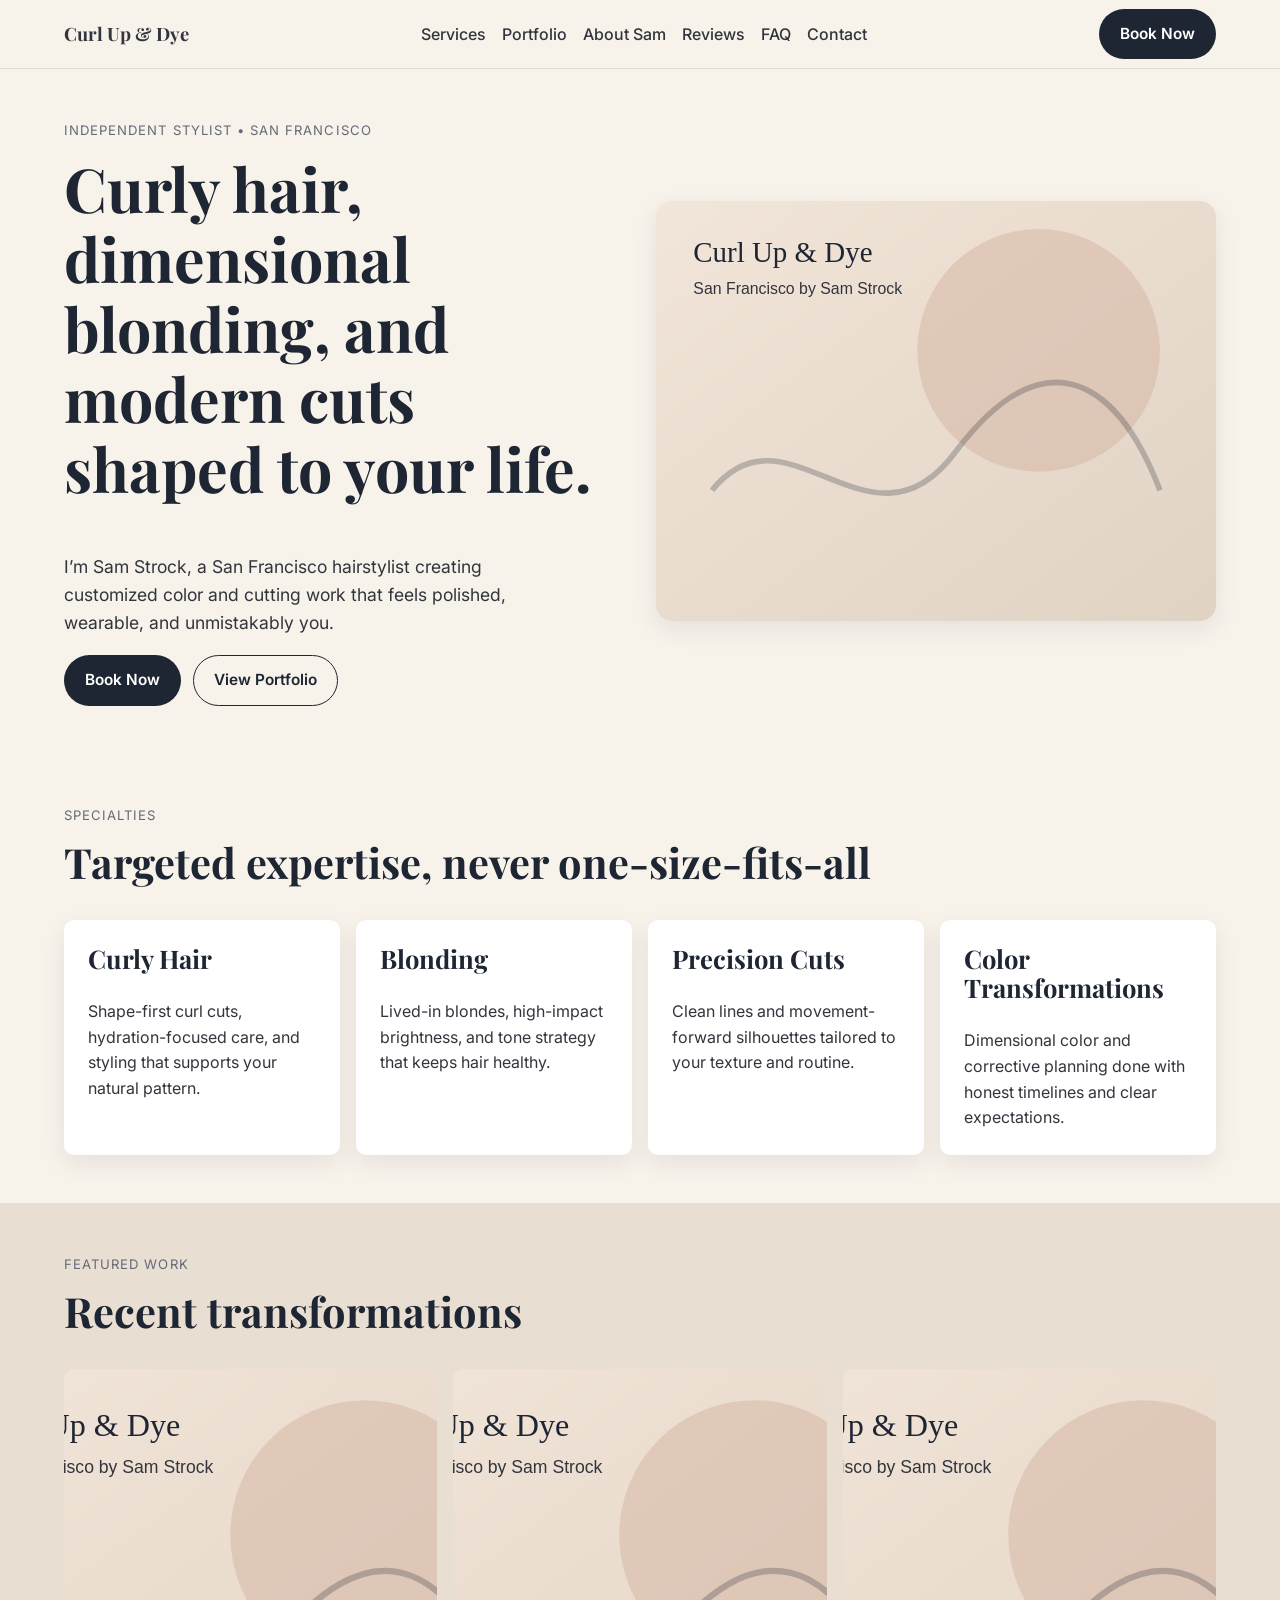
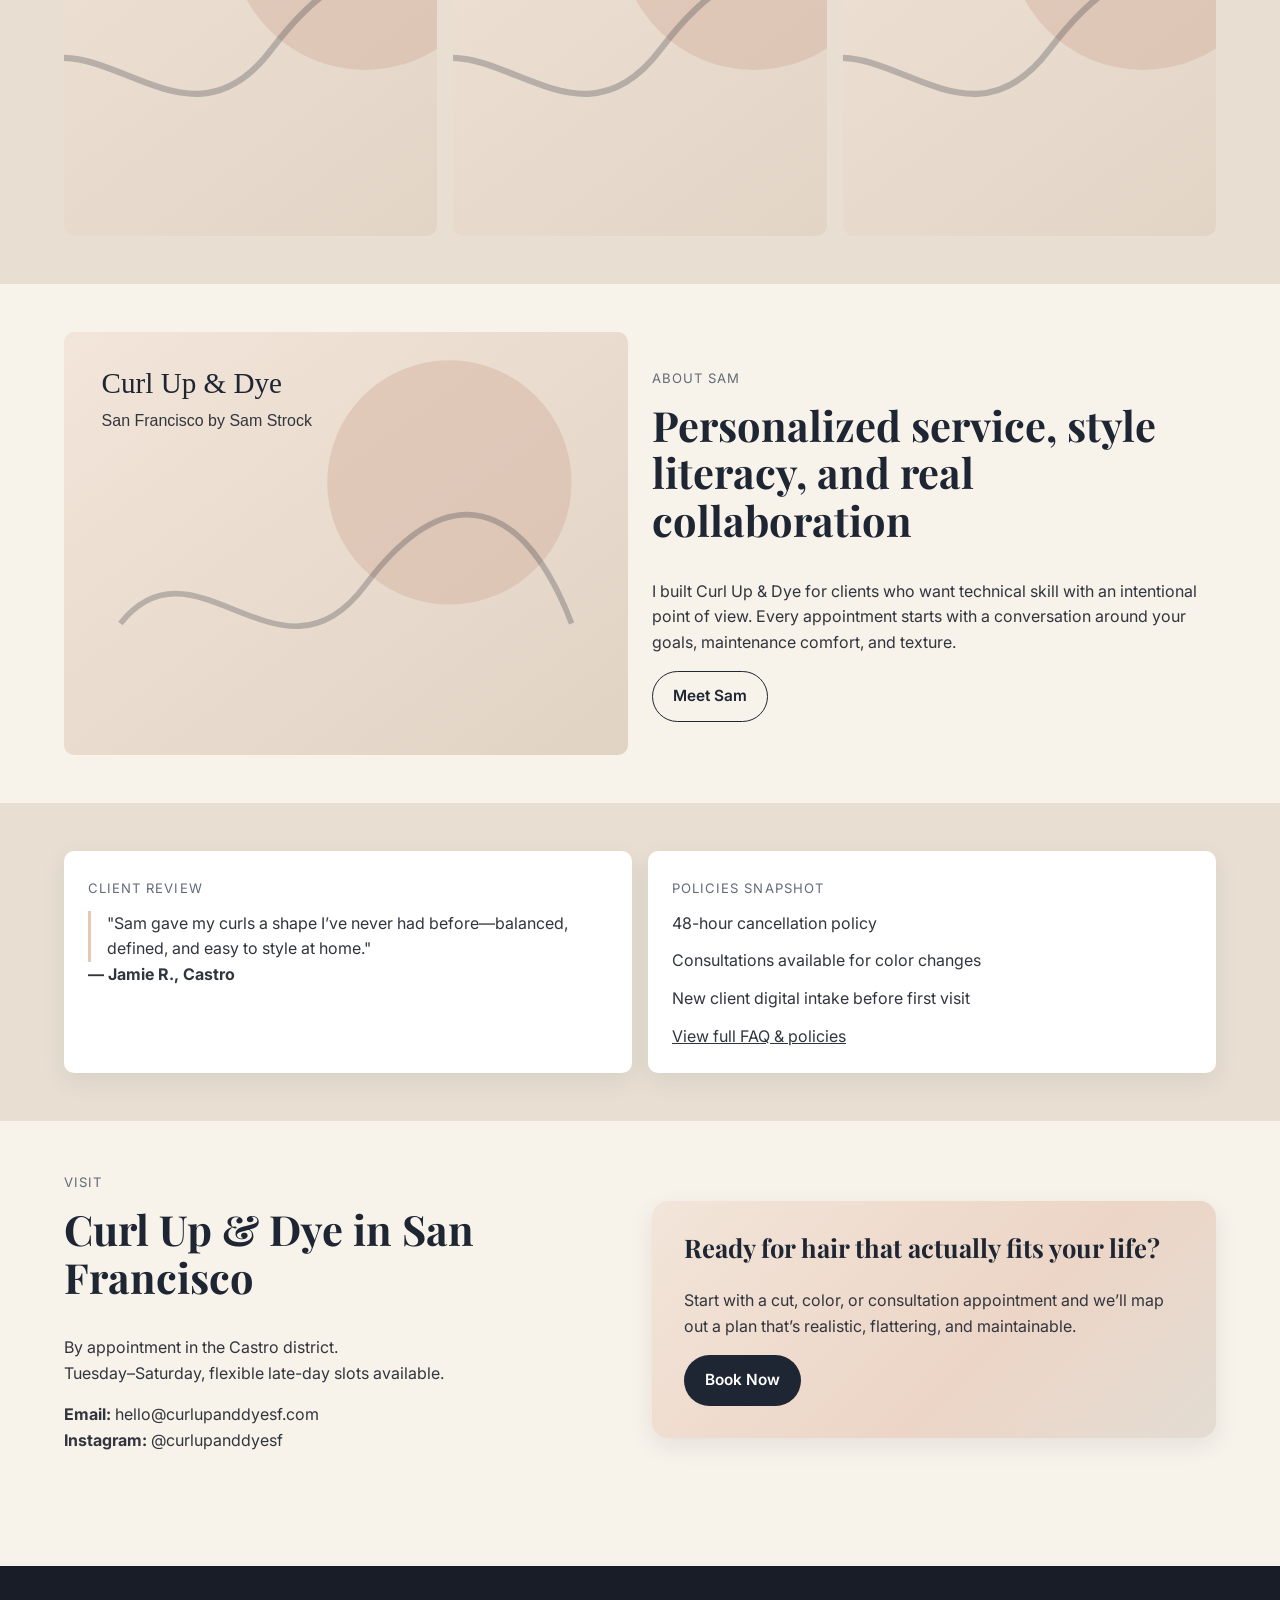
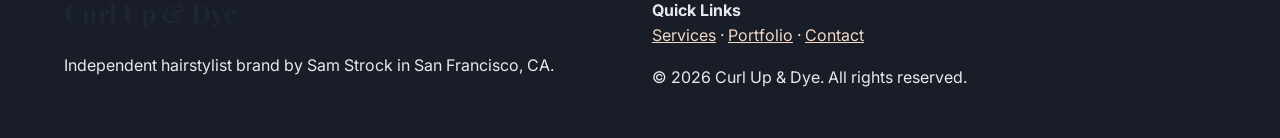
<file: index.html>
<!doctype html>
<html lang="en">
<head>
  <meta charset="utf-8">
  <meta name="viewport" content="width=device-width, initial-scale=1">
  <title>Curl Up & Dye | Curly Hair & Blonding Specialist in San Francisco</title>
  <meta name="description" content="Curl Up & Dye by Sam Strock offers personalized curly cuts, blonding, and modern color services in San Francisco. Book your appointment today.">
  <link rel="preconnect" href="https://fonts.googleapis.com">
  <link rel="preconnect" href="https://fonts.gstatic.com" crossorigin>
  <link href="https://fonts.googleapis.com/css2?family=Inter:wght@400;500;600;700&family=Playfair+Display:wght@600;700&display=swap" rel="stylesheet">
  <link rel="stylesheet" href="css/styles.css">
  <script type="application/ld+json">
  {
    "@context": "https://schema.org",
    "@type": "HairSalon",
    "name": "Curl Up & Dye",
    "description": "Independent San Francisco hairstylist brand by Sam Strock specializing in curly hair, blonding, and modern cuts.",
    "address": {
      "@type": "PostalAddress",
      "addressLocality": "San Francisco",
      "addressRegion": "CA",
      "addressCountry": "US"
    },
    "founder": "Sam Strock",
    "areaServed": "San Francisco"
  }
  </script>
</head>
<body>
  <header class="site-header">
    <div class="container header-wrap">
      <a class="logo" href="index.html">Curl Up &amp; Dye</a>
      <button class="nav-toggle" data-nav-toggle aria-expanded="false" aria-controls="site-navigation">
        <span class="sr-only">Toggle navigation</span>
        <svg viewBox="0 0 24 24" aria-hidden="true"><path d="M3 6h18M3 12h18M3 18h18" stroke="currentColor" stroke-width="2" fill="none"/></svg>
      </button>
      <nav class="main-nav" id="site-navigation" data-nav>
        <ul>
          <li><a href="services.html">Services</a></li>
          <li><a href="portfolio.html">Portfolio</a></li>
          <li><a href="about.html">About Sam</a></li>
          <li><a href="reviews.html">Reviews</a></li>
          <li><a href="faq.html">FAQ</a></li>
          <li><a href="contact.html">Contact</a></li>
        </ul>
      </nav>
      <a class="btn btn-primary book-now-desktop" href="contact.html#book">Book Now</a>
    </div>
  </header>

  <a class="btn btn-primary mobile-sticky-cta" href="contact.html#book">Book Now</a>

  <main>
    <section class="hero">
      <div class="container hero-grid">
        <div class="hero-copy">
          <span class="eyebrow">Independent Stylist • San Francisco</span>
          <h1>Curly hair, dimensional blonding, and modern cuts shaped to your life.</h1>
          <p>I’m Sam Strock, a San Francisco hairstylist creating customized color and cutting work that feels polished, wearable, and unmistakably you.</p>
          <div class="hero-actions">
            <a class="btn btn-primary" href="contact.html#book">Book Now</a>
            <a class="btn btn-secondary" href="portfolio.html">View Portfolio</a>
          </div>
        </div>
        <div class="hero-image">
          <img src="images/hero.svg" alt="Editorial-inspired hair image representing curly and blonde hair work by Sam Strock.">
        </div>
      </div>
    </section>

    <section class="section">
      <div class="container">
        <span class="eyebrow">Specialties</span>
        <h2>Targeted expertise, never one-size-fits-all</h2>
        <div class="grid-cards cols-4">
          <article class="card"><h3>Curly Hair</h3><p>Shape-first curl cuts, hydration-focused care, and styling that supports your natural pattern.</p></article>
          <article class="card"><h3>Blonding</h3><p>Lived-in blondes, high-impact brightness, and tone strategy that keeps hair healthy.</p></article>
          <article class="card"><h3>Precision Cuts</h3><p>Clean lines and movement-forward silhouettes tailored to your texture and routine.</p></article>
          <article class="card"><h3>Color Transformations</h3><p>Dimensional color and corrective planning done with honest timelines and clear expectations.</p></article>
        </div>
      </div>
    </section>

    <section class="section section-muted">
      <div class="container">
        <span class="eyebrow">Featured Work</span>
        <h2>Recent transformations</h2>
        <div class="gallery-strip">
          <img src="images/gallery-1.svg" alt="Before and after curly transformation in San Francisco salon.">
          <img src="images/gallery-2.svg" alt="Dimensional blonde balayage by Sam Strock.">
          <img src="images/gallery-3.svg" alt="Modern precision haircut with soft texture.">
        </div>
      </div>
    </section>

    <section class="section">
      <div class="container split">
        <img src="images/sam-portrait.svg" alt="Portrait of independent hairstylist Sam Strock.">
        <div>
          <span class="eyebrow">About Sam</span>
          <h2>Personalized service, style literacy, and real collaboration</h2>
          <p>I built Curl Up &amp; Dye for clients who want technical skill with an intentional point of view. Every appointment starts with a conversation around your goals, maintenance comfort, and texture.</p>
          <a class="btn btn-secondary" href="about.html">Meet Sam</a>
        </div>
      </div>
    </section>

    <section class="section section-muted">
      <div class="container grid-cards">
        <article class="card">
          <span class="eyebrow">Client Review</span>
          <blockquote class="quote">"Sam gave my curls a shape I’ve never had before—balanced, defined, and easy to style at home."</blockquote>
          <p><strong>— Jamie R., Castro</strong></p>
        </article>
        <article class="card">
          <span class="eyebrow">Policies Snapshot</span>
          <ul class="list-clean">
            <li>48-hour cancellation policy</li>
            <li>Consultations available for color changes</li>
            <li>New client digital intake before first visit</li>
          </ul>
          <a href="faq.html">View full FAQ &amp; policies</a>
        </article>
      </div>
    </section>

    <section class="section">
      <div class="container split">
        <div>
          <span class="eyebrow">Visit</span>
          <h2>Curl Up &amp; Dye in San Francisco</h2>
          <p>By appointment in the Castro district.<br>Tuesday–Saturday, flexible late-day slots available.</p>
          <p><strong>Email:</strong> hello@curlupanddyesf.com<br><strong>Instagram:</strong> @curlupanddyesf</p>
        </div>
        <div class="cta-band">
          <h3>Ready for hair that actually fits your life?</h3>
          <p>Start with a cut, color, or consultation appointment and we’ll map out a plan that’s realistic, flattering, and maintainable.</p>
          <a class="btn btn-primary" href="contact.html#book">Book Now</a>
        </div>
      </div>
    </section>
  </main>

  <footer class="site-footer">
    <div class="container footer-grid">
      <div>
        <h3>Curl Up &amp; Dye</h3>
        <p>Independent hairstylist brand by Sam Strock in San Francisco, CA.</p>
      </div>
      <div>
        <p><strong>Quick Links</strong><br><a href="services.html">Services</a> · <a href="portfolio.html">Portfolio</a> · <a href="contact.html">Contact</a></p>
        <p>&copy; 2026 Curl Up &amp; Dye. All rights reserved.</p>
      </div>
    </div>
  </footer>

  <script src="js/main.js" defer></script>
</body>
</html>
</file>
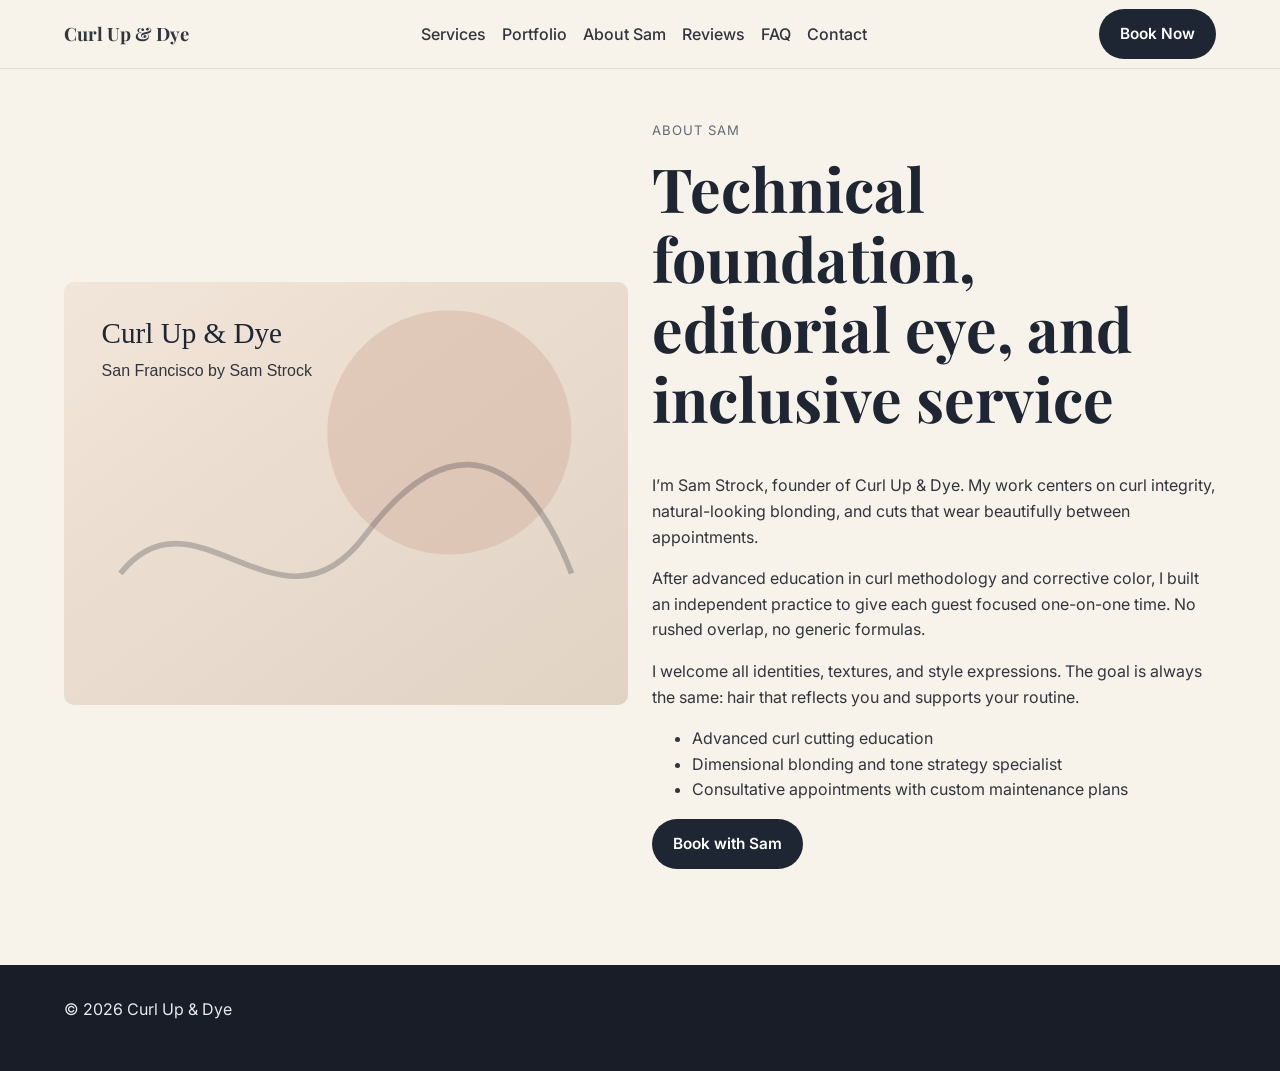
<file: about.html>
<!doctype html><html lang="en"><head><meta charset="utf-8"><meta name="viewport" content="width=device-width, initial-scale=1"><title>About Sam Strock | Curl Up & Dye</title><meta name="description" content="Meet Sam Strock, independent San Francisco hairstylist specializing in curls, blonding, and custom cuts."><link href="https://fonts.googleapis.com/css2?family=Inter:wght@400;500;600;700&family=Playfair+Display:wght@600;700&display=swap" rel="stylesheet"><link rel="stylesheet" href="css/styles.css"></head><body>
<header class="site-header"><div class="container header-wrap"><a class="logo" href="index.html">Curl Up &amp; Dye</a><button class="nav-toggle" data-nav-toggle aria-expanded="false">☰</button><nav class="main-nav" data-nav><ul><li><a href="services.html">Services</a></li><li><a href="portfolio.html">Portfolio</a></li><li><a href="about.html">About Sam</a></li><li><a href="reviews.html">Reviews</a></li><li><a href="faq.html">FAQ</a></li><li><a href="contact.html">Contact</a></li></ul></nav><a class="btn btn-primary book-now-desktop" href="contact.html#book">Book Now</a></div></header>
<main class="section"><div class="container split"><img src="images/sam-portrait.svg" alt="Hairstylist Sam Strock in San Francisco studio."><div><span class="eyebrow">About Sam</span><h1>Technical foundation, editorial eye, and inclusive service</h1><p>I’m Sam Strock, founder of Curl Up &amp; Dye. My work centers on curl integrity, natural-looking blonding, and cuts that wear beautifully between appointments.</p><p>After advanced education in curl methodology and corrective color, I built an independent practice to give each guest focused one-on-one time. No rushed overlap, no generic formulas.</p><p>I welcome all identities, textures, and style expressions. The goal is always the same: hair that reflects you and supports your routine.</p><ul><li>Advanced curl cutting education</li><li>Dimensional blonding and tone strategy specialist</li><li>Consultative appointments with custom maintenance plans</li></ul><a class="btn btn-primary" href="contact.html#book">Book with Sam</a></div></div></main>
<footer class="site-footer"><div class="container"><p>&copy; 2026 Curl Up &amp; Dye</p></div></footer><script src="js/main.js" defer></script></body></html>
</file>
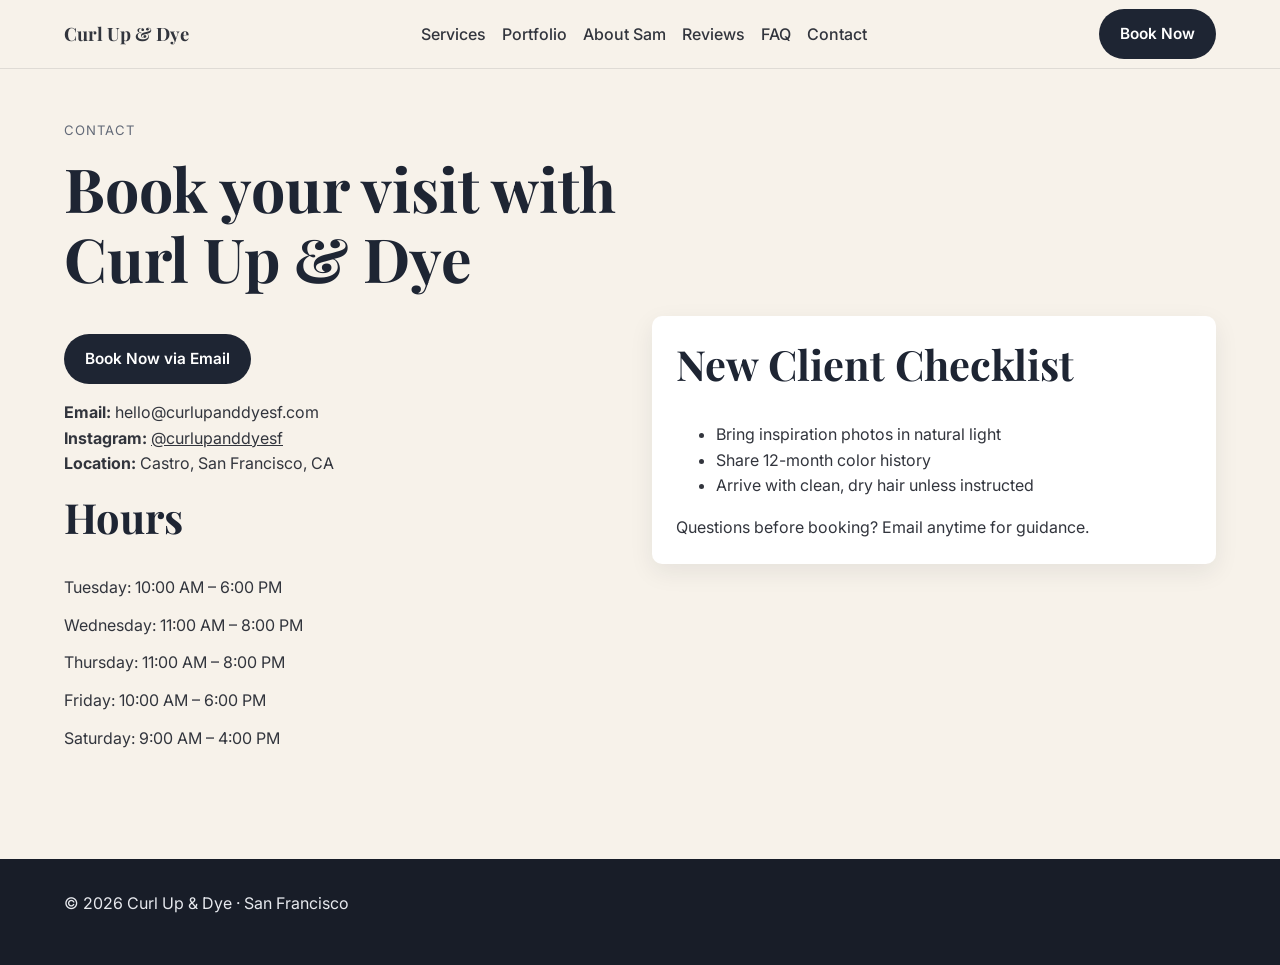
<file: contact.html>
<!doctype html><html lang="en"><head><meta charset="utf-8"><meta name="viewport" content="width=device-width, initial-scale=1"><title>Contact & Booking | Curl Up & Dye</title><meta name="description" content="Contact Curl Up & Dye by Sam Strock in San Francisco. View hours, location, and direct booking links."><link href="https://fonts.googleapis.com/css2?family=Inter:wght@400;500;600;700&family=Playfair+Display:wght@600;700&display=swap" rel="stylesheet"><link rel="stylesheet" href="css/styles.css"></head><body>
<header class="site-header"><div class="container header-wrap"><a class="logo" href="index.html">Curl Up &amp; Dye</a><button class="nav-toggle" data-nav-toggle aria-expanded="false">☰</button><nav class="main-nav" data-nav><ul><li><a href="services.html">Services</a></li><li><a href="portfolio.html">Portfolio</a></li><li><a href="about.html">About Sam</a></li><li><a href="reviews.html">Reviews</a></li><li><a href="faq.html">FAQ</a></li><li><a href="contact.html">Contact</a></li></ul></nav><a class="btn btn-primary book-now-desktop" href="#book">Book Now</a></div></header>
<main class="section"><div class="container split"><div><span class="eyebrow">Contact</span><h1>Book your visit with Curl Up &amp; Dye</h1><p id="book"><a class="btn btn-primary" href="mailto:hello@curlupanddyesf.com?subject=Booking%20Request">Book Now via Email</a></p><p><strong>Email:</strong> hello@curlupanddyesf.com<br><strong>Instagram:</strong> <a href="https://instagram.com" target="_blank" rel="noopener">@curlupanddyesf</a><br><strong>Location:</strong> Castro, San Francisco, CA</p><h2>Hours</h2><ul class="list-clean"><li>Tuesday: 10:00 AM – 6:00 PM</li><li>Wednesday: 11:00 AM – 8:00 PM</li><li>Thursday: 11:00 AM – 8:00 PM</li><li>Friday: 10:00 AM – 6:00 PM</li><li>Saturday: 9:00 AM – 4:00 PM</li></ul></div><div class="card"><h2>New Client Checklist</h2><ul><li>Bring inspiration photos in natural light</li><li>Share 12-month color history</li><li>Arrive with clean, dry hair unless instructed</li></ul><p>Questions before booking? Email anytime for guidance.</p></div></div></main>
<footer class="site-footer"><div class="container"><p>&copy; 2026 Curl Up &amp; Dye · San Francisco</p></div></footer><script src="js/main.js" defer></script></body></html>
</file>
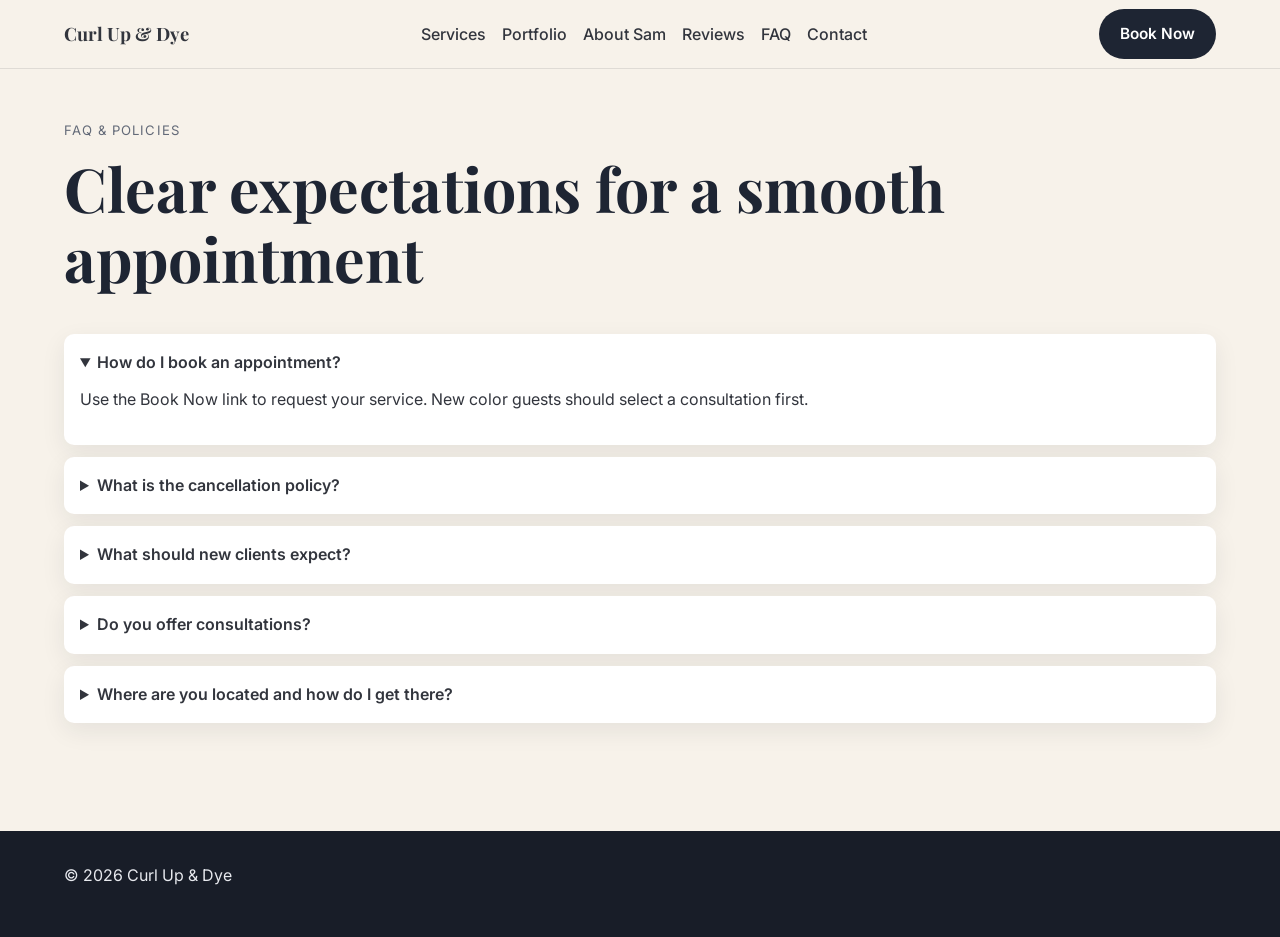
<file: faq.html>
<!doctype html><html lang="en"><head><meta charset="utf-8"><meta name="viewport" content="width=device-width, initial-scale=1"><title>FAQ & Policies | Curl Up & Dye</title><meta name="description" content="Review booking policies, cancellation terms, and new client guidance for Curl Up & Dye in San Francisco."><link href="https://fonts.googleapis.com/css2?family=Inter:wght@400;500;600;700&family=Playfair+Display:wght@600;700&display=swap" rel="stylesheet"><link rel="stylesheet" href="css/styles.css"></head><body>
<header class="site-header"><div class="container header-wrap"><a class="logo" href="index.html">Curl Up &amp; Dye</a><button class="nav-toggle" data-nav-toggle aria-expanded="false">☰</button><nav class="main-nav" data-nav><ul><li><a href="services.html">Services</a></li><li><a href="portfolio.html">Portfolio</a></li><li><a href="about.html">About Sam</a></li><li><a href="reviews.html">Reviews</a></li><li><a href="faq.html">FAQ</a></li><li><a href="contact.html">Contact</a></li></ul></nav><a class="btn btn-primary book-now-desktop" href="contact.html#book">Book Now</a></div></header>
<main class="section faq"><div class="container"><span class="eyebrow">FAQ & Policies</span><h1>Clear expectations for a smooth appointment</h1>
<details open><summary>How do I book an appointment?</summary><p>Use the Book Now link to request your service. New color guests should select a consultation first.</p></details>
<details><summary>What is the cancellation policy?</summary><p>Changes within 48 hours are charged 50% of scheduled services. No-shows are charged 100%.</p></details>
<details><summary>What should new clients expect?</summary><p>Your first visit includes intake review, hair history, and a tailored plan for your texture and goals.</p></details>
<details><summary>Do you offer consultations?</summary><p>Yes. Consultations are encouraged for corrections, vivid shades, and major blonding projects.</p></details>
<details><summary>Where are you located and how do I get there?</summary><p>Curl Up &amp; Dye is in San Francisco’s Castro area with easy Muni access and nearby paid parking garages.</p></details>
</div></main>
<footer class="site-footer"><div class="container"><p>&copy; 2026 Curl Up &amp; Dye</p></div></footer><script src="js/main.js" defer></script></body></html>
</file>
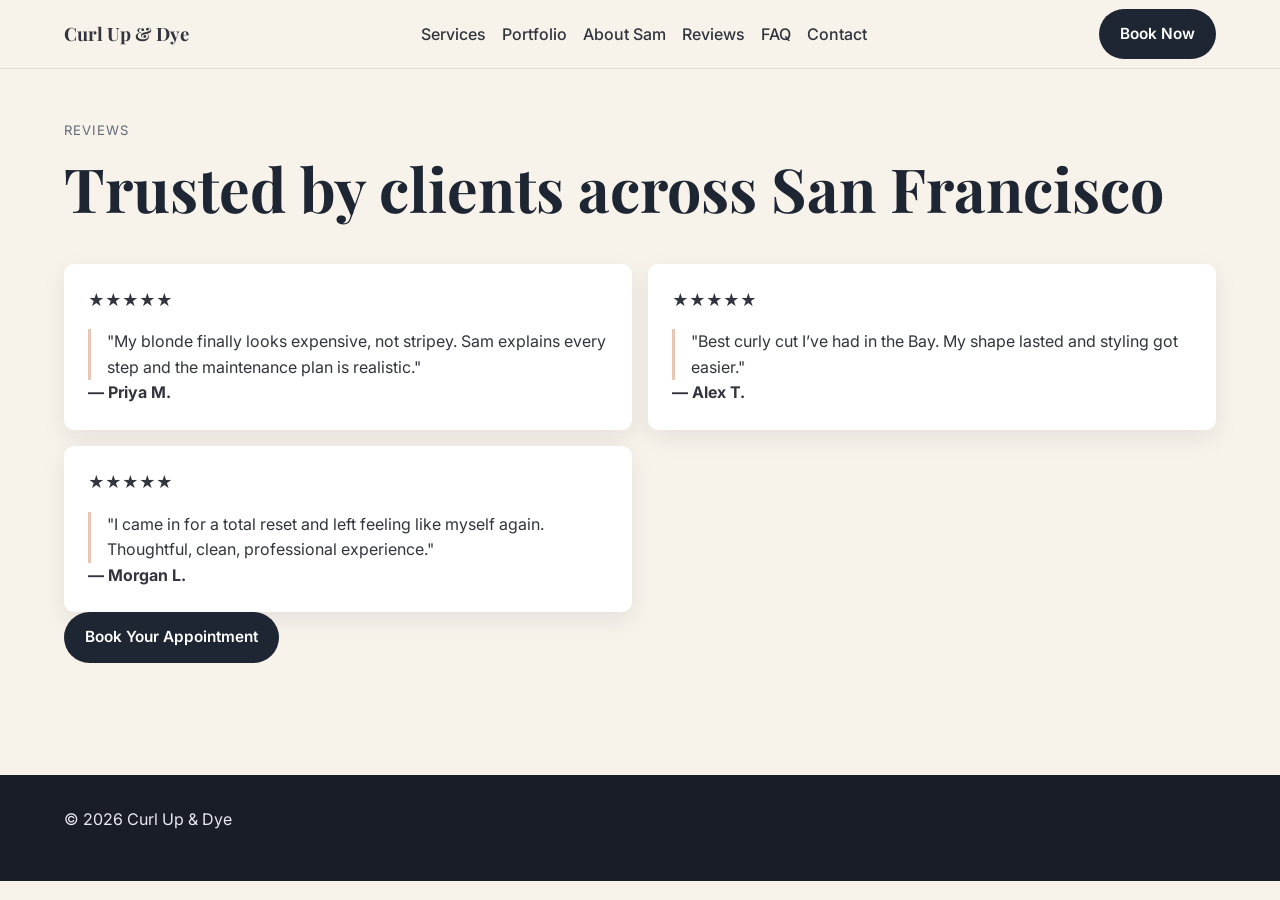
<file: reviews.html>
<!doctype html><html lang="en"><head><meta charset="utf-8"><meta name="viewport" content="width=device-width, initial-scale=1"><title>Reviews | Curl Up & Dye</title><meta name="description" content="Read client reviews for Curl Up & Dye, independent hairstylist Sam Strock in San Francisco."><link href="https://fonts.googleapis.com/css2?family=Inter:wght@400;500;600;700&family=Playfair+Display:wght@600;700&display=swap" rel="stylesheet"><link rel="stylesheet" href="css/styles.css"></head><body>
<header class="site-header"><div class="container header-wrap"><a class="logo" href="index.html">Curl Up &amp; Dye</a><button class="nav-toggle" data-nav-toggle aria-expanded="false">☰</button><nav class="main-nav" data-nav><ul><li><a href="services.html">Services</a></li><li><a href="portfolio.html">Portfolio</a></li><li><a href="about.html">About Sam</a></li><li><a href="reviews.html">Reviews</a></li><li><a href="faq.html">FAQ</a></li><li><a href="contact.html">Contact</a></li></ul></nav><a class="btn btn-primary book-now-desktop" href="contact.html#book">Book Now</a></div></header>
<main class="section"><div class="container"><span class="eyebrow">Reviews</span><h1>Trusted by clients across San Francisco</h1><div class="grid-cards"><article class="card"><p aria-label="5 stars">★★★★★</p><blockquote class="quote">"My blonde finally looks expensive, not stripey. Sam explains every step and the maintenance plan is realistic."</blockquote><p><strong>— Priya M.</strong></p></article><article class="card"><p aria-label="5 stars">★★★★★</p><blockquote class="quote">"Best curly cut I’ve had in the Bay. My shape lasted and styling got easier."</blockquote><p><strong>— Alex T.</strong></p></article><article class="card"><p aria-label="5 stars">★★★★★</p><blockquote class="quote">"I came in for a total reset and left feeling like myself again. Thoughtful, clean, professional experience."</blockquote><p><strong>— Morgan L.</strong></p></article></div><p><a class="btn btn-primary" href="contact.html#book">Book Your Appointment</a></p></div></main>
<footer class="site-footer"><div class="container"><p>&copy; 2026 Curl Up &amp; Dye</p></div></footer><script src="js/main.js" defer></script></body></html>
</file>
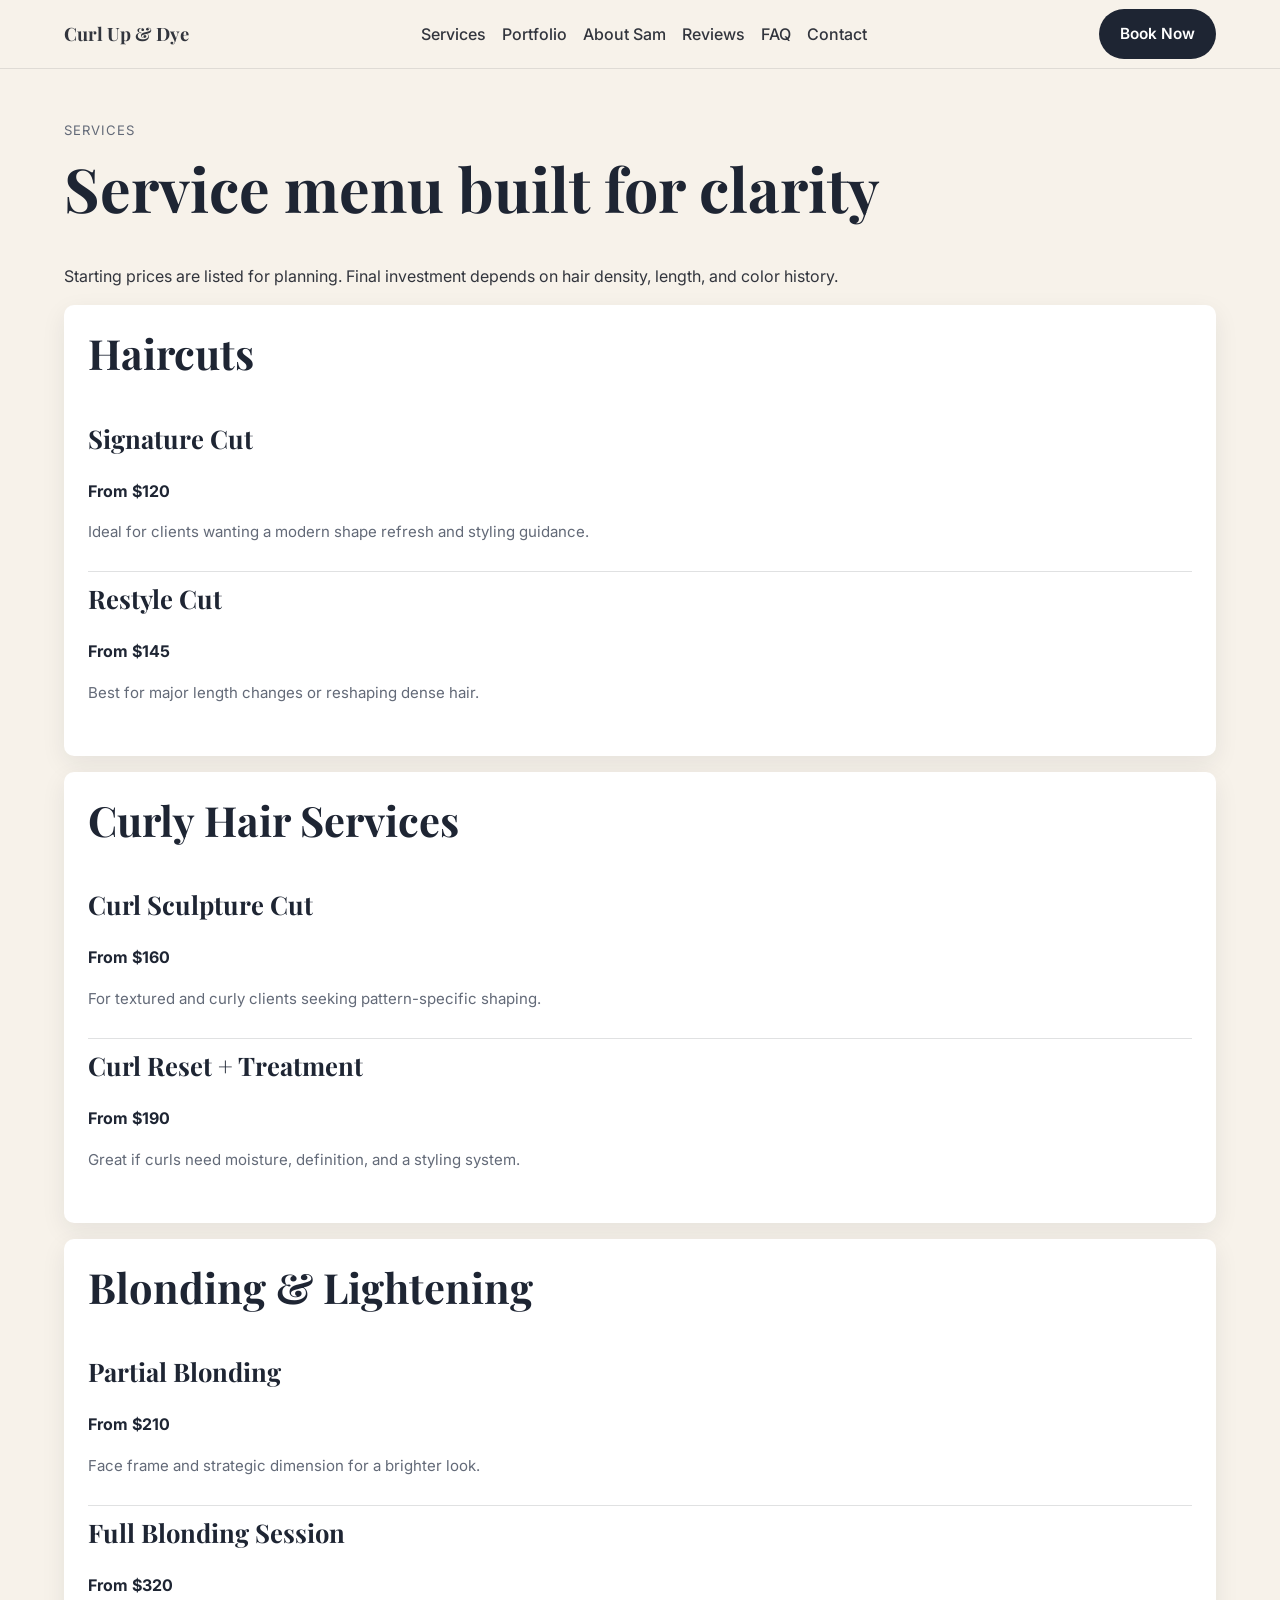
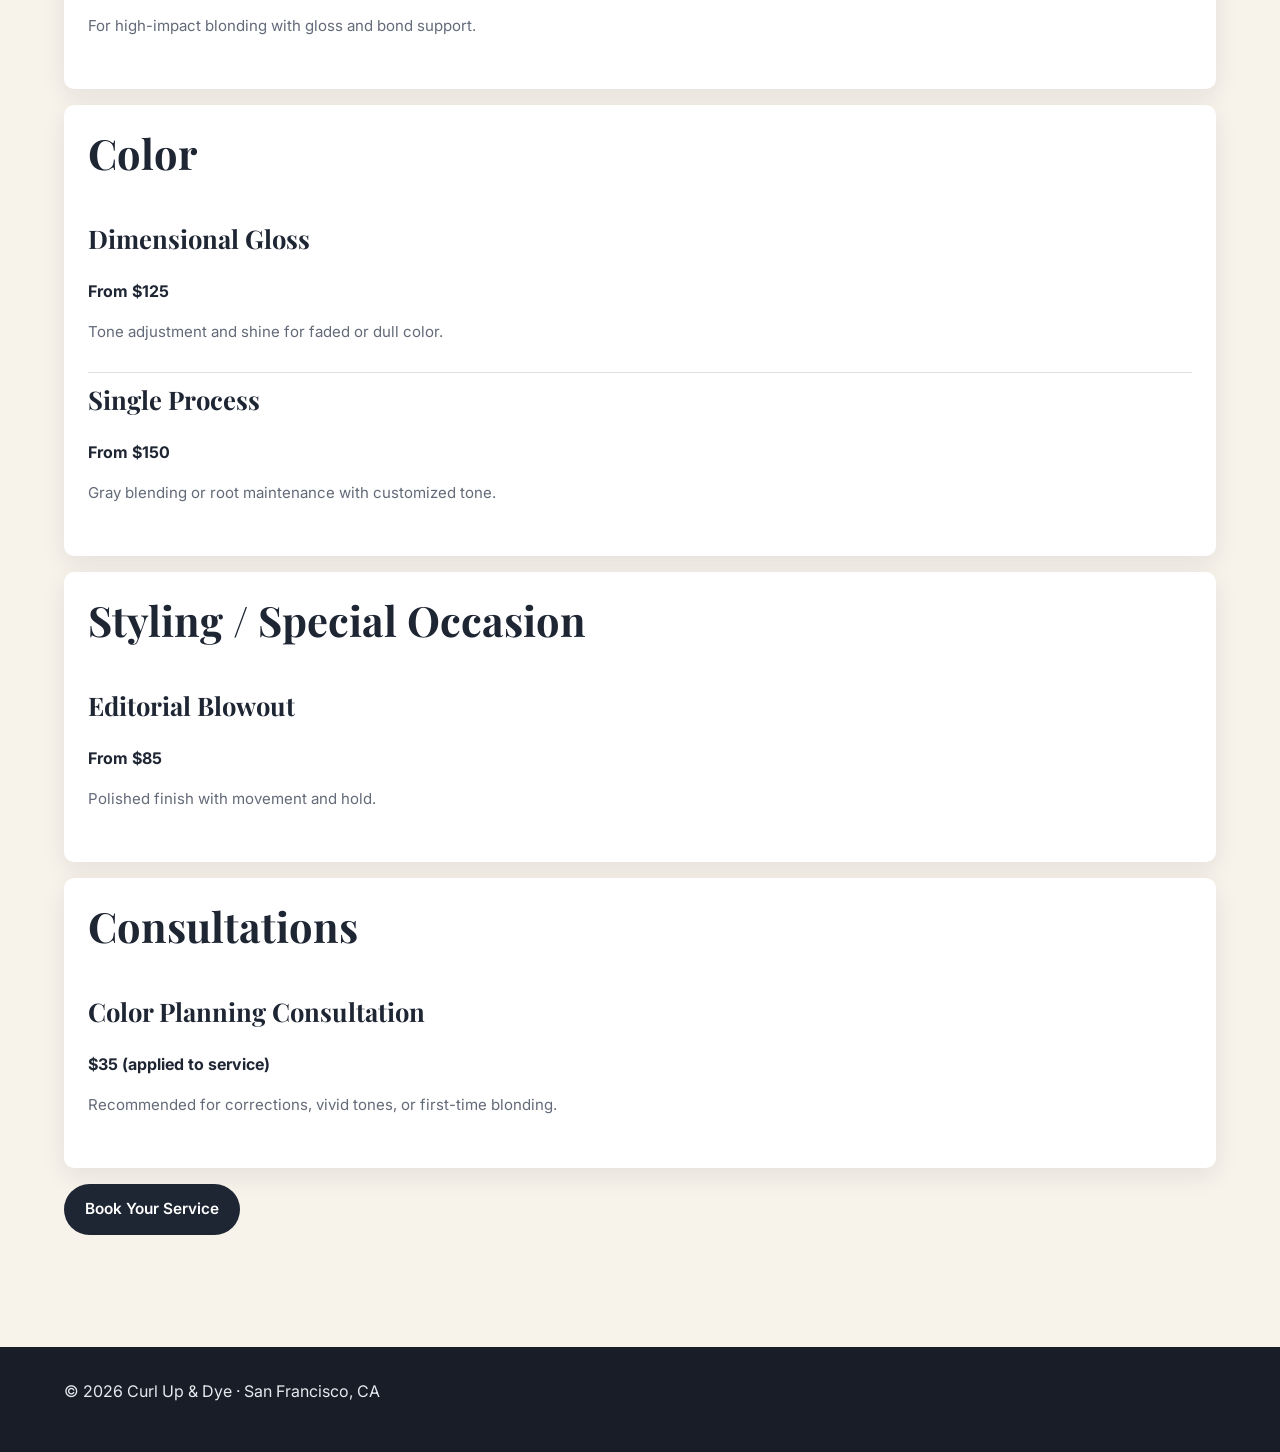
<file: services.html>
<!doctype html>
<html lang="en">
<head>
  <meta charset="utf-8"><meta name="viewport" content="width=device-width, initial-scale=1">
  <title>Services | Curl Up & Dye San Francisco</title>
  <meta name="description" content="Explore haircut, curly hair, blonding, and color services by Sam Strock at Curl Up & Dye in San Francisco.">
  <link href="https://fonts.googleapis.com/css2?family=Inter:wght@400;500;600;700&family=Playfair+Display:wght@600;700&display=swap" rel="stylesheet">
  <link rel="stylesheet" href="css/styles.css">
</head>
<body>
<header class="site-header"><div class="container header-wrap"><a class="logo" href="index.html">Curl Up &amp; Dye</a><button class="nav-toggle" data-nav-toggle aria-expanded="false"><span class="sr-only">Toggle navigation</span>☰</button><nav class="main-nav" data-nav><ul><li><a href="services.html">Services</a></li><li><a href="portfolio.html">Portfolio</a></li><li><a href="about.html">About Sam</a></li><li><a href="reviews.html">Reviews</a></li><li><a href="faq.html">FAQ</a></li><li><a href="contact.html">Contact</a></li></ul></nav><a class="btn btn-primary book-now-desktop" href="contact.html#book">Book Now</a></div></header>
<main class="section"><div class="container"><span class="eyebrow">Services</span><h1>Service menu built for clarity</h1><p>Starting prices are listed for planning. Final investment depends on hair density, length, and color history.</p>
<div class="service-block"><h2>Haircuts</h2><div class="service-item"><h3>Signature Cut</h3><p class="price">From $120</p><p class="meta">Ideal for clients wanting a modern shape refresh and styling guidance.</p></div><div class="service-item"><h3>Restyle Cut</h3><p class="price">From $145</p><p class="meta">Best for major length changes or reshaping dense hair.</p></div></div>
<div class="service-block"><h2>Curly Hair Services</h2><div class="service-item"><h3>Curl Sculpture Cut</h3><p class="price">From $160</p><p class="meta">For textured and curly clients seeking pattern-specific shaping.</p></div><div class="service-item"><h3>Curl Reset + Treatment</h3><p class="price">From $190</p><p class="meta">Great if curls need moisture, definition, and a styling system.</p></div></div>
<div class="service-block"><h2>Blonding &amp; Lightening</h2><div class="service-item"><h3>Partial Blonding</h3><p class="price">From $210</p><p class="meta">Face frame and strategic dimension for a brighter look.</p></div><div class="service-item"><h3>Full Blonding Session</h3><p class="price">From $320</p><p class="meta">For high-impact blonding with gloss and bond support.</p></div></div>
<div class="service-block"><h2>Color</h2><div class="service-item"><h3>Dimensional Gloss</h3><p class="price">From $125</p><p class="meta">Tone adjustment and shine for faded or dull color.</p></div><div class="service-item"><h3>Single Process</h3><p class="price">From $150</p><p class="meta">Gray blending or root maintenance with customized tone.</p></div></div>
<div class="service-block"><h2>Styling / Special Occasion</h2><div class="service-item"><h3>Editorial Blowout</h3><p class="price">From $85</p><p class="meta">Polished finish with movement and hold.</p></div></div>
<div class="service-block"><h2>Consultations</h2><div class="service-item"><h3>Color Planning Consultation</h3><p class="price">$35 (applied to service)</p><p class="meta">Recommended for corrections, vivid tones, or first-time blonding.</p></div></div>
<p><a class="btn btn-primary" href="contact.html#book">Book Your Service</a></p></div></main>
<footer class="site-footer"><div class="container"><p>&copy; 2026 Curl Up &amp; Dye · San Francisco, CA</p></div></footer>
<script src="js/main.js" defer></script>
</body></html>
</file>
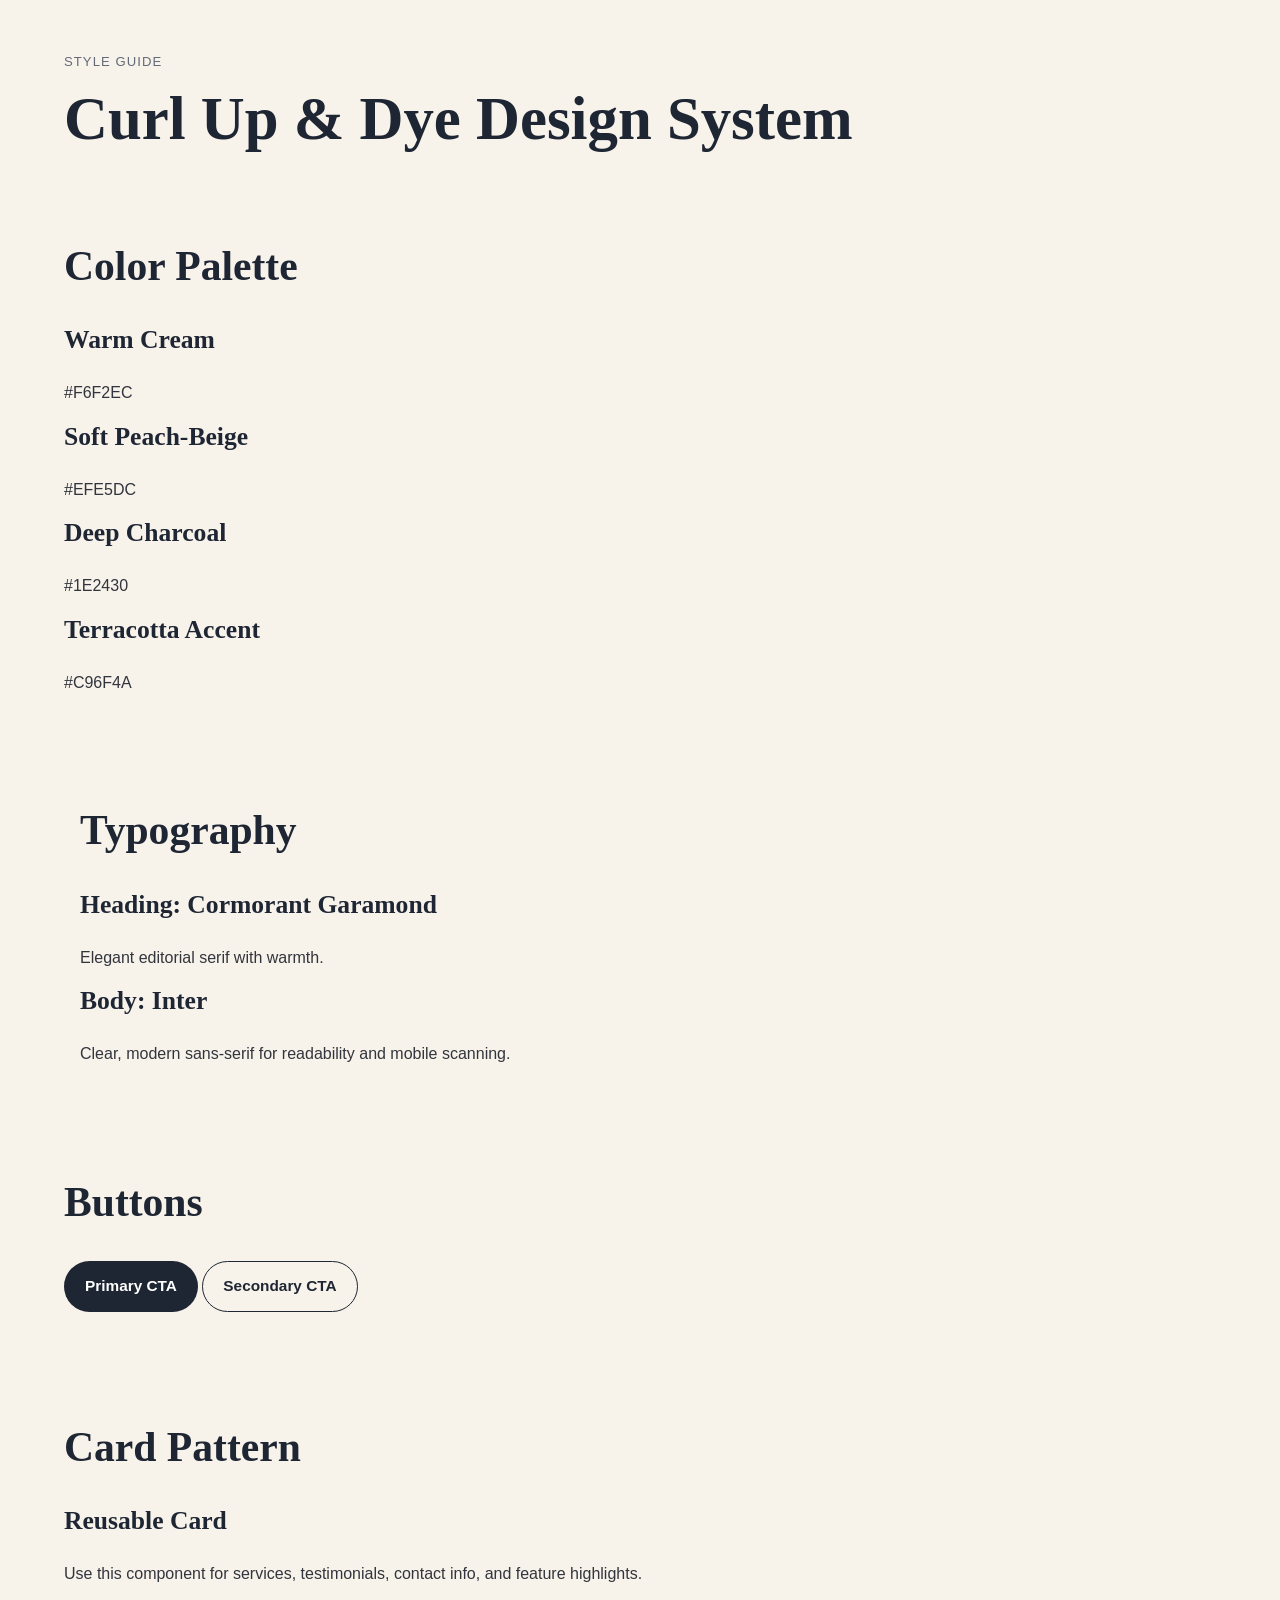
<file: style-guide.html>
<!doctype html>
<html lang="en">
<head>
  <meta charset="utf-8">
  <meta name="viewport" content="width=device-width, initial-scale=1">
  <title>Style Guide | Curl Up & Dye</title>
  <meta name="description" content="Design tokens and reusable components for the Curl Up & Dye website.">
  <link rel="stylesheet" href="css/styles.css">
</head>
<body>
<main class="section">
  <div class="container">
    <span class="eyebrow">Style Guide</span>
    <h1>Curl Up &amp; Dye Design System</h1>

    <section class="section">
      <h2>Color Palette</h2>
      <div class="grid grid-4">
        <article class="info-card"><h3>Warm Cream</h3><p>#F6F2EC</p></article>
        <article class="info-card"><h3>Soft Peach-Beige</h3><p>#EFE5DC</p></article>
        <article class="info-card"><h3>Deep Charcoal</h3><p>#1E2430</p></article>
        <article class="info-card"><h3>Terracotta Accent</h3><p>#C96F4A</p></article>
      </div>
    </section>

    <section class="section section-alt">
      <div class="container">
        <h2>Typography</h2>
        <h3>Heading: Cormorant Garamond</h3>
        <p>Elegant editorial serif with warmth.</p>
        <h3>Body: Inter</h3>
        <p>Clear, modern sans-serif for readability and mobile scanning.</p>
      </div>
    </section>

    <section class="section">
      <h2>Buttons</h2>
      <p><a href="#" class="btn btn-primary">Primary CTA</a> <a href="#" class="btn btn-secondary">Secondary CTA</a></p>
    </section>

    <section class="section">
      <h2>Card Pattern</h2>
      <article class="service-card">
        <h3>Reusable Card</h3>
        <p>Use this component for services, testimonials, contact info, and feature highlights.</p>
      </article>
    </section>
  </div>
</main>
</body>
</html>
</file>
<file: css/styles.css>
/* ==============================
   Curl Up & Dye - Main Stylesheet
   Dreamweaver-friendly, mobile-first
   ============================== */

/* ---------- 1) Design Tokens / Style Guide ---------- */
:root {
  --color-cream: #f7f2ea;
  --color-stone: #e8dfd2;
  --color-peach: #e7c8b5;
  --color-ink: #1e2533;
  --color-charcoal: #32353d;
  --color-white: #ffffff;
  --color-muted: #636a78;
  --color-success: #2c6e4f;

  --font-heading: "Playfair Display", Georgia, "Times New Roman", serif;
  --font-body: "Inter", "Avenir Next", "Segoe UI", Arial, sans-serif;

  --space-1: 0.5rem;
  --space-2: 0.75rem;
  --space-3: 1rem;
  --space-4: 1.5rem;
  --space-5: 2rem;
  --space-6: 3rem;
  --space-7: 4rem;

  --radius-sm: 0.375rem;
  --radius-md: 0.625rem;
  --radius-lg: 1rem;
  --shadow-soft: 0 8px 24px rgba(30, 37, 51, 0.08);

  --container: 72rem;
}

/* ---------- 2) Base ---------- */
* { box-sizing: border-box; }
html { scroll-behavior: smooth; }
body {
  margin: 0;
  font-family: var(--font-body);
  color: var(--color-charcoal);
  background: var(--color-cream);
  line-height: 1.6;
}
img {
  max-width: 100%;
  display: block;
  border-radius: var(--radius-md);
}
a { color: inherit; }

h1, h2, h3 {
  font-family: var(--font-heading);
  color: var(--color-ink);
  line-height: 1.15;
  margin-top: 0;
}
h1 { font-size: clamp(2rem, 5vw, 3.8rem); }
h2 { font-size: clamp(1.6rem, 4vw, 2.6rem); }
h3 { font-size: clamp(1.2rem, 2.5vw, 1.6rem); }

p { margin-top: 0; }

.container {
  width: min(100% - 2rem, var(--container));
  margin-inline: auto;
}

.section {
  padding-block: var(--space-6);
}

.section-muted {
  background: var(--color-stone);
}

.eyebrow {
  display: inline-block;
  letter-spacing: 0.08em;
  text-transform: uppercase;
  font-size: 0.82rem;
  color: var(--color-muted);
  margin-bottom: var(--space-2);
}

/* ---------- 3) Buttons ---------- */
.btn,
button.btn {
  display: inline-flex;
  align-items: center;
  justify-content: center;
  gap: 0.4rem;
  padding: 0.75rem 1.25rem;
  border-radius: 999px;
  border: 1px solid transparent;
  text-decoration: none;
  font-weight: 600;
  font-size: 0.96rem;
  cursor: pointer;
  transition: all 0.2s ease;
}
.btn-primary {
  background: var(--color-ink);
  color: var(--color-white);
}
.btn-primary:hover,
.btn-primary:focus-visible {
  background: #111722;
}
.btn-secondary {
  background: transparent;
  border-color: var(--color-ink);
  color: var(--color-ink);
}
.btn-secondary:hover,
.btn-secondary:focus-visible {
  background: rgba(30, 37, 51, 0.08);
}

/* ---------- 4) Header + Navigation ---------- */
.site-header {
  position: sticky;
  top: 0;
  z-index: 40;
  background: rgba(247, 242, 234, 0.96);
  border-bottom: 1px solid rgba(50, 53, 61, 0.12);
  backdrop-filter: blur(4px);
}
.header-wrap {
  display: flex;
  align-items: center;
  justify-content: space-between;
  min-height: 4.25rem;
  gap: var(--space-3);
}
.logo {
  text-decoration: none;
  font-family: var(--font-heading);
  font-size: 1.15rem;
  font-weight: 700;
}
.nav-toggle {
  background: transparent;
  border: 1px solid var(--color-ink);
  border-radius: var(--radius-sm);
  padding: 0.35rem 0.5rem;
}
.nav-toggle svg { width: 1.2rem; height: 1.2rem; }
.main-nav {
  position: absolute;
  left: 0;
  right: 0;
  top: 100%;
  background: var(--color-cream);
  border-bottom: 1px solid rgba(50, 53, 61, 0.12);
  display: none;
}
.main-nav.open { display: block; }
.main-nav ul {
  margin: 0;
  padding: var(--space-3);
  list-style: none;
  display: grid;
  gap: var(--space-2);
}
.main-nav a {
  text-decoration: none;
  font-weight: 500;
  padding: 0.35rem 0;
}
.book-now-desktop { display: none; }

.mobile-sticky-cta {
  position: fixed;
  bottom: 1rem;
  right: 1rem;
  z-index: 35;
  box-shadow: var(--shadow-soft);
}

/* ---------- 5) Layout modules ---------- */
.hero {
  padding-block: var(--space-6);
}
.hero-grid {
  display: grid;
  gap: var(--space-5);
  align-items: center;
}
.hero-copy p {
  font-size: 1.1rem;
  max-width: 44ch;
}
.hero-actions {
  display: flex;
  flex-wrap: wrap;
  gap: var(--space-2);
}
.hero-image {
  overflow: hidden;
  border-radius: var(--radius-lg);
  box-shadow: var(--shadow-soft);
}

.grid-cards {
  display: grid;
  gap: var(--space-3);
}
.card {
  background: var(--color-white);
  border-radius: var(--radius-md);
  padding: var(--space-4);
  box-shadow: var(--shadow-soft);
}
.card p:last-child { margin-bottom: 0; }

.gallery-strip {
  display: grid;
  gap: var(--space-3);
  grid-template-columns: repeat(auto-fit, minmax(11rem, 1fr));
}
.gallery-strip img {
  aspect-ratio: 4 / 5;
  object-fit: cover;
}

.split {
  display: grid;
  gap: var(--space-4);
  align-items: center;
}

.quote {
  border-left: 3px solid var(--color-peach);
  padding-left: var(--space-3);
  margin: 0;
}

.cta-band {
  border-radius: var(--radius-lg);
  background: linear-gradient(135deg, #f2e5d9 0%, #ecd5c6 60%, #e3dcd2 100%);
  padding: var(--space-5);
  box-shadow: var(--shadow-soft);
}

.list-clean {
  list-style: none;
  margin: 0;
  padding: 0;
}
.list-clean li { margin-bottom: var(--space-2); }

/* ---------- 6) Services & pricing ---------- */
.service-block {
  background: var(--color-white);
  border-radius: var(--radius-md);
  padding: var(--space-4);
  box-shadow: var(--shadow-soft);
  margin-bottom: var(--space-3);
}
.service-item {
  padding-block: var(--space-2);
  border-bottom: 1px solid rgba(50, 53, 61, 0.15);
}
.service-item:last-child { border-bottom: 0; }
.price { font-weight: 700; color: var(--color-ink); }
.meta {
  color: var(--color-muted);
  font-size: 0.94rem;
}

/* ---------- 7) Portfolio ---------- */
.filter-row {
  display: flex;
  flex-wrap: wrap;
  gap: var(--space-2);
  margin-bottom: var(--space-4);
}
.filter-btn {
  border: 1px solid var(--color-ink);
  background: transparent;
  color: var(--color-ink);
  border-radius: 999px;
  padding: 0.4rem 0.8rem;
  cursor: pointer;
}
.filter-btn.is-active {
  background: var(--color-ink);
  color: var(--color-white);
}
.portfolio-grid {
  display: grid;
  grid-template-columns: repeat(auto-fit, minmax(10rem, 1fr));
  gap: var(--space-3);
}
.portfolio-item img {
  width: 100%;
  height: 100%;
  aspect-ratio: 1 / 1.15;
  object-fit: cover;
}

.lightbox {
  position: fixed;
  inset: 0;
  background: rgba(17, 23, 34, 0.88);
  display: none;
  align-items: center;
  justify-content: center;
  padding: var(--space-3);
  z-index: 50;
}
.lightbox.open { display: flex; }
.lightbox img {
  max-height: 90vh;
  max-width: min(90vw, 56rem);
}

/* ---------- 8) FAQ ---------- */
.faq details {
  background: var(--color-white);
  border-radius: var(--radius-md);
  box-shadow: var(--shadow-soft);
  padding: var(--space-3);
  margin-bottom: var(--space-2);
}
.faq summary {
  cursor: pointer;
  font-weight: 600;
}
.faq p { margin-top: var(--space-2); }

/* ---------- 9) Footer ---------- */
.site-footer {
  background: #181d28;
  color: #e7e9ee;
  padding-block: var(--space-5);
  margin-top: var(--space-6);
}
.footer-grid {
  display: grid;
  gap: var(--space-4);
}
.site-footer a { color: #f4d7c5; }

/* ---------- 10) Utilities ---------- */
.sr-only {
  position: absolute;
  width: 1px;
  height: 1px;
  padding: 0;
  margin: -1px;
  overflow: hidden;
  clip: rect(0, 0, 0, 0);
  border: 0;
}

/* ---------- 11) Responsive enhancements ---------- */
@media (min-width: 52rem) {
  .nav-toggle { display: none; }
  .main-nav {
    position: static;
    display: block;
    border-bottom: 0;
    background: transparent;
  }
  .main-nav ul {
    padding: 0;
    display: flex;
    align-items: center;
    gap: 1rem;
  }
  .main-nav a:hover,
  .main-nav a:focus-visible { text-decoration: underline; }
  .book-now-desktop { display: inline-flex; }
  .mobile-sticky-cta { display: none; }

  .hero-grid,
  .split,
  .footer-grid,
  .grid-cards {
    grid-template-columns: repeat(2, minmax(0, 1fr));
  }
  .grid-cards.cols-4 {
    grid-template-columns: repeat(4, minmax(0, 1fr));
  }
}

.top-gap { margin-top: var(--space-3); }
</file>
